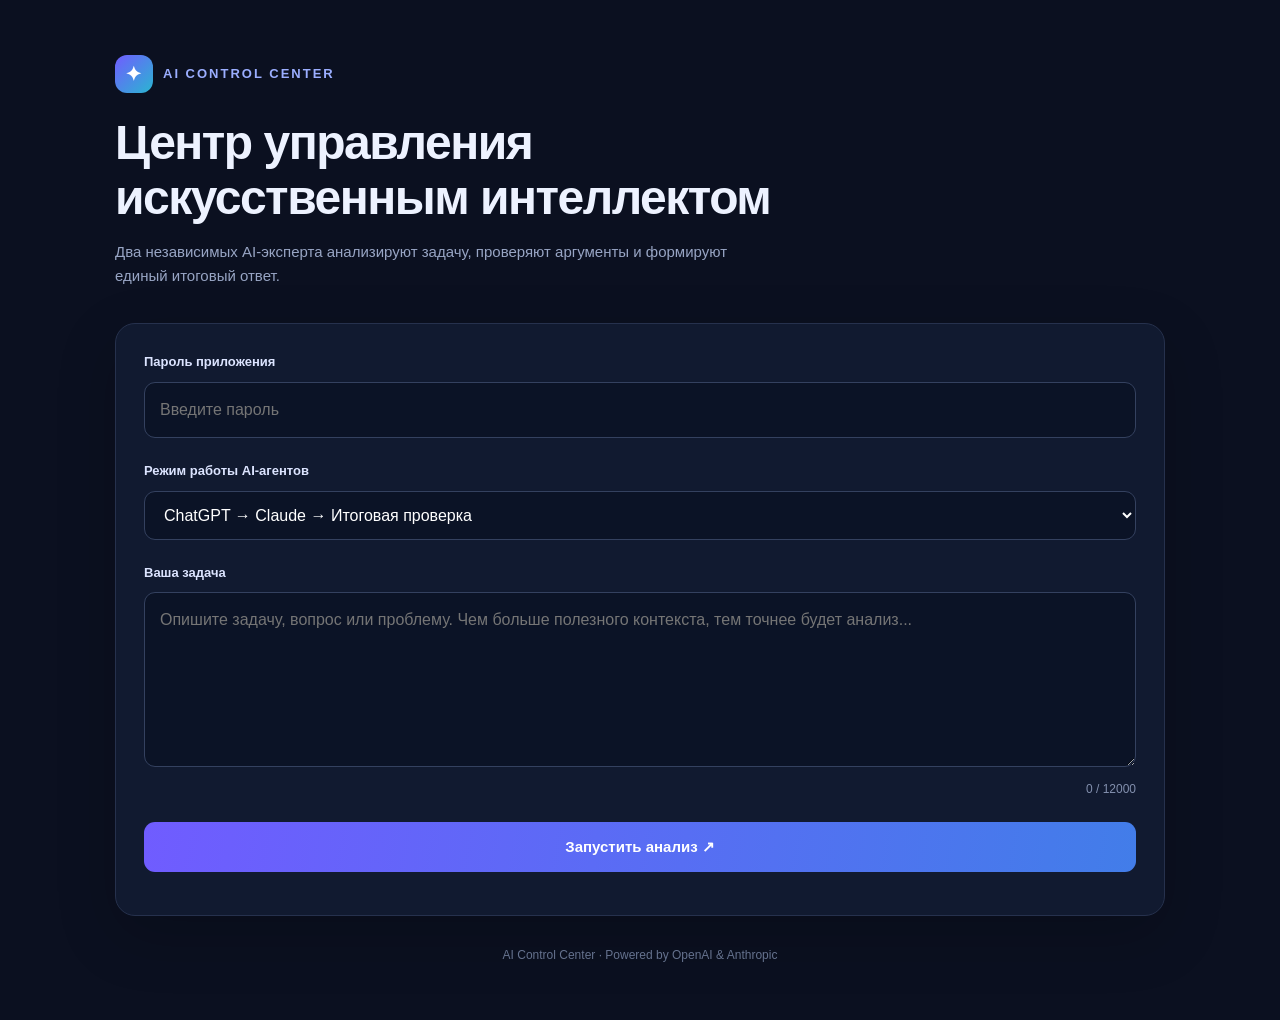
<file: static/index.html>
<!DOCTYPE html>
<html lang="ru">
<head>
  <meta charset="UTF-8">
  <meta name="viewport" content="width=device-width, initial-scale=1.0">
  <meta name="theme-color" content="#0b1020">
  <title>AI Control Center</title>

  <style>
    * {
      box-sizing: border-box;
    }

    body {
      margin: 0;
      min-height: 100vh;
      background: #0b1020;
      color: #edf2ff;
      font-family: Inter, -apple-system, BlinkMacSystemFont,
        "Segoe UI", sans-serif;
      line-height: 1.6;
    }

    .container {
      width: min(100% - 32px, 1050px);
      margin: 0 auto;
      padding: 55px 0;
    }

    header {
      margin-bottom: 35px;
    }

    .logo {
      display: inline-flex;
      align-items: center;
      gap: 10px;
      color: #9baeff;
      font-size: 13px;
      font-weight: 800;
      letter-spacing: 2px;
      text-transform: uppercase;
    }

    .logo-icon {
      display: grid;
      place-items: center;
      width: 38px;
      height: 38px;
      border-radius: 12px;
      background: linear-gradient(135deg, #715cff, #29b6d1);
      color: white;
      font-size: 20px;
    }

    h1 {
      margin: 22px 0 10px;
      font-size: clamp(30px, 5vw, 48px);
      line-height: 1.15;
      letter-spacing: -1.5px;
    }

    .subtitle {
      color: #98a5c4;
      max-width: 620px;
      font-size: 15px;
    }

    .panel {
      padding: 28px;
      border: 1px solid #26314d;
      border-radius: 20px;
      background: #111a30;
      box-shadow: 0 20px 60px #00000030;
    }

    label {
      display: block;
      margin-bottom: 9px;
      color: #dce4ff;
      font-size: 13px;
      font-weight: 700;
    }

    input, textarea, select {
      width: 100%;
      padding: 14px 15px;
      border: 1px solid #34415f;
      border-radius: 11px;
      outline: none;
      background: #0b1326;
      color: #fff;
      font: inherit;
      transition: border .2s;
    }

    input:focus, textarea:focus, select:focus {
      border-color: #8171ff;
    }

    textarea {
      min-height: 175px;
      resize: vertical;
    }

    .field {
      margin-bottom: 23px;
    }

    .hint {
      margin-top: 7px;
      color: #8390ae;
      font-size: 12px;
    }

    .counter {
      text-align: right;
      color: #8390ae;
      font-size: 12px;
      margin-top: 5px;
    }

    select {
      cursor: pointer;
    }

    button {
      width: 100%;
      padding: 16px;
      border: 0;
      border-radius: 11px;
      background: linear-gradient(100deg, #705cff, #427de9);
      color: white;
      font-size: 15px;
      font-weight: 800;
      cursor: pointer;
      transition: opacity .2s, transform .2s;
    }

    button:hover {
      transform: translateY(-1px);
    }

    button:disabled {
      opacity: .55;
      cursor: wait;
      transform: none;
    }

    #error {
      margin-top: 15px;
      color: #ff858e;
      font-size: 13px;
      white-space: pre-wrap;
    }

    .hidden {
      display: none !important;
    }

    #results {
      margin-top: 30px;
    }

    .result-card {
      margin-top: 18px;
      padding: 22px;
      border: 1px solid #263653;
      border-radius: 15px;
      background: #111a30;
    }

    .result-card h3 {
      margin: 0 0 13px;
      font-size: 16px;
    }

    .result-card p {
      margin: 0;
      color: #d1dbf4;
      white-space: pre-wrap;
      overflow-wrap: anywhere;
      font-size: 14px;
      line-height: 1.8;
    }

    .final-card {
      border-color: #6557c8;
      background: #171c39;
    }

    .final-card h3 {
      color: #b8adff;
    }

    .tag {
      display: inline-block;
      margin-bottom: 10px;
      padding: 5px 10px;
      border-radius: 20px;
      background: #29264f;
      color: #c2b8ff;
      font-size: 11px;
      font-weight: 700;
    }

    footer {
      margin-top: 30px;
      color: #65728e;
      text-align: center;
      font-size: 12px;
    }

    @media (max-width: 600px) {
      .container {
        padding: 30px 0;
      }

      .panel {
        padding: 19px;
      }

      .result-card {
        padding: 17px;
      }
    }
  </style>
</head>

<body>
  <main class="container">

    <header>
      <div class="logo">
        <span class="logo-icon">✦</span>
        AI Control Center
      </div>

      <h1>Центр управления<br>искусственным интеллектом</h1>

      <p class="subtitle">
        Два независимых AI-эксперта анализируют задачу,
        проверяют аргументы и формируют единый итоговый ответ.
      </p>
    </header>

    <section class="panel">

      <div class="field">
        <label for="password">Пароль приложения</label>
        <input
          id="password"
          type="password"
          placeholder="Введите пароль"
          autocomplete="current-password"
        >
      </div>

      <div class="field">
        <label for="mode">Режим работы AI-агентов</label>
        <select id="mode">
          <option value="review">ChatGPT → Claude → Итоговая проверка</option>
          <option value="parallel">Параллельный независимый анализ</option>
          <option value="sequential">Последовательная работа агентов</option>
        </select>
      </div>

      <div class="field">
        <label for="message">Ваша задача</label>
        <textarea
          id="message"
          maxlength="12000"
          placeholder="Опишите задачу, вопрос или проблему. Чем больше полезного контекста, тем точнее будет анализ..."
        ></textarea>
        <div class="counter" id="counter">0 / 12000</div>
      </div>

      <button id="send" type="button">
        Запустить анализ <span>↗</span>
      </button>

      <div id="error" role="alert"></div>
    </section>

    <section id="results" class="hidden">

      <div class="result-card final-card">
        <span class="tag">ИТОГОВЫЙ РЕЗУЛЬТАТ</span>
        <h3 id="modeLabel">Общий вывод</h3>
        <p id="final"></p>
      </div>

      <div class="result-card">
        <h3>✦ Анализ ChatGPT</h3>
        <p id="gpt"></p>
      </div>

      <div class="result-card">
        <h3>✦ Анализ Claude</h3>
        <p id="claude"></p>
      </div>

    </section>

    <footer>
      AI Control Center · Powered by OpenAI & Anthropic
    </footer>

  </main>

  <script>
    const $ = (id) => document.getElementById(id);

    const message = $("message");

    message.addEventListener("input", () => {
      $("counter").textContent =
        `${message.value.length} / 12000`;
    });

    function show(id, value) {
      $(id).textContent = value || "Нет данных.";
    }

    $("send").addEventListener("click", async () => {
      $("error").textContent = "";

      const password = $("password").value;

      if (!password) {
        $("error").textContent = "Введите пароль приложения.";
        return;
      }

      if (message.value.trim().length < 2) {
        $("error").textContent = "Введите задачу.";
        return;
      }

      const button = $("send");
      button.disabled = true;
      button.textContent = "Агенты работают…";

      $("results").classList.add("hidden");

      try {
        const response = await fetch("/api/chat", {
          method: "POST",
          headers: {
            "Content-Type": "application/json",
            "X-App-Password": password
          },
          body: JSON.stringify({
            message: message.value,
            mode: $("mode").value
          })
        });

        const data = await response.json();

        if (!response.ok) {
          throw new Error(
            data.detail || "Не удалось выполнить запрос."
          );
        }

        show("final", data.final);
        show("gpt", data.openai);
        show("claude", data.claude);

        $("modeLabel").textContent =
          $("mode").selectedOptions[0].text.split(" → ")[0];

        $("results").classList.remove("hidden");

        $("results").scrollIntoView({
          behavior: "smooth",
          block: "start"
        });

      } catch (err) {
        $("error").textContent =
          err.message || "Произошла ошибка соединения.";
      } finally {
        button.disabled = false;
        button.innerHTML =
          'Запустить анализ <span>↗</span>';
      }
    });
  </script>
</body>
</html>
</file>
